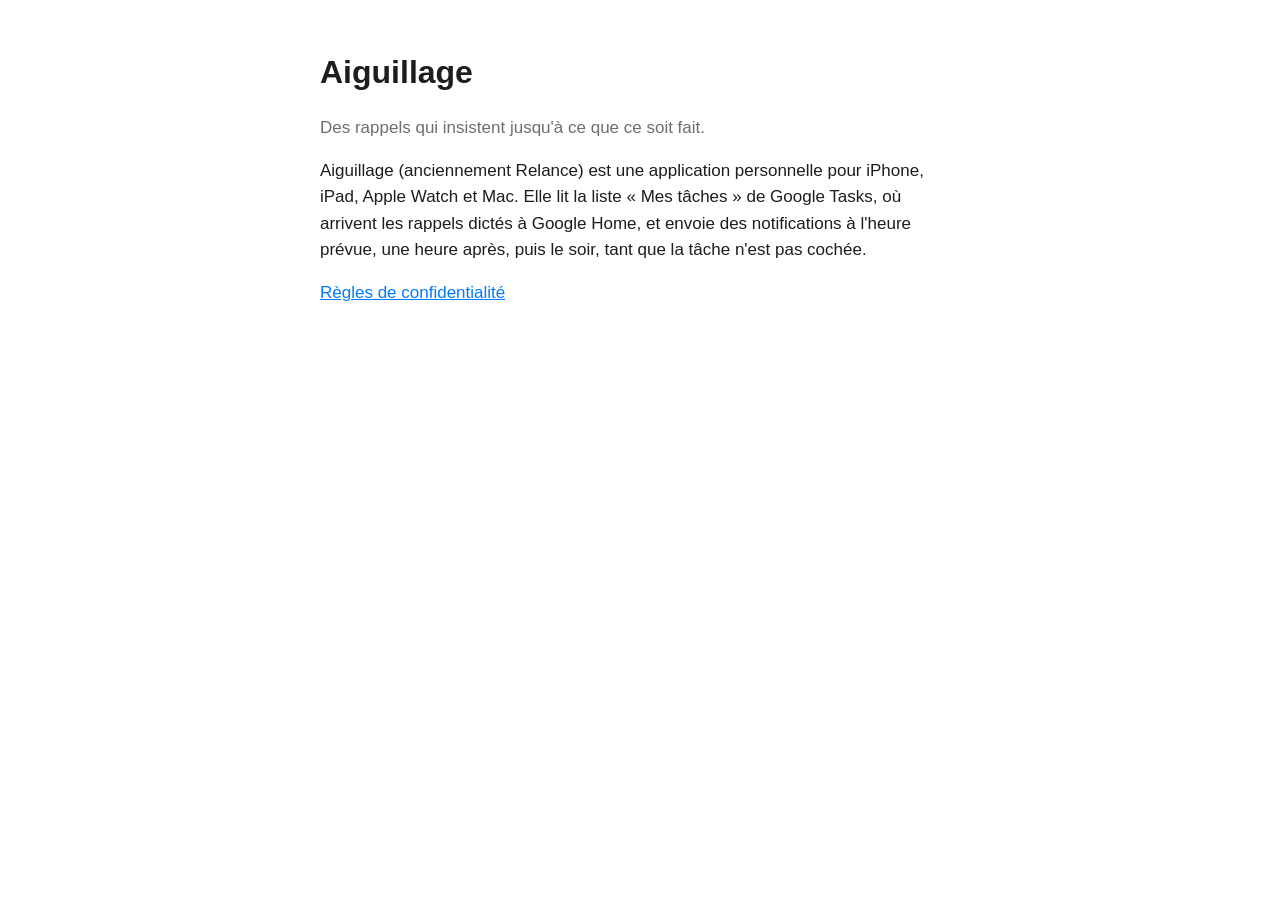
<file: docs/index.html>
<!doctype html>
<html lang="fr">
<head>
<meta charset="utf-8">
<meta name="viewport" content="width=device-width, initial-scale=1">
<title>Aiguillage</title>
<link rel="stylesheet" href="style.css">
</head>
<body>
<main>
<h1>Aiguillage</h1>
<p class="muted">Des rappels qui insistent jusqu'à ce que ce soit fait.</p>
<p>Aiguillage (anciennement Relance) est une application personnelle pour iPhone, iPad, Apple Watch et Mac. Elle lit la liste « Mes tâches » de Google Tasks, où arrivent les rappels dictés à Google Home, et envoie des notifications à l'heure prévue, une heure après, puis le soir, tant que la tâche n'est pas cochée.</p>
<p><a href="privacy.html">Règles de confidentialité</a></p>
</main>
</body>
</html>
</file>
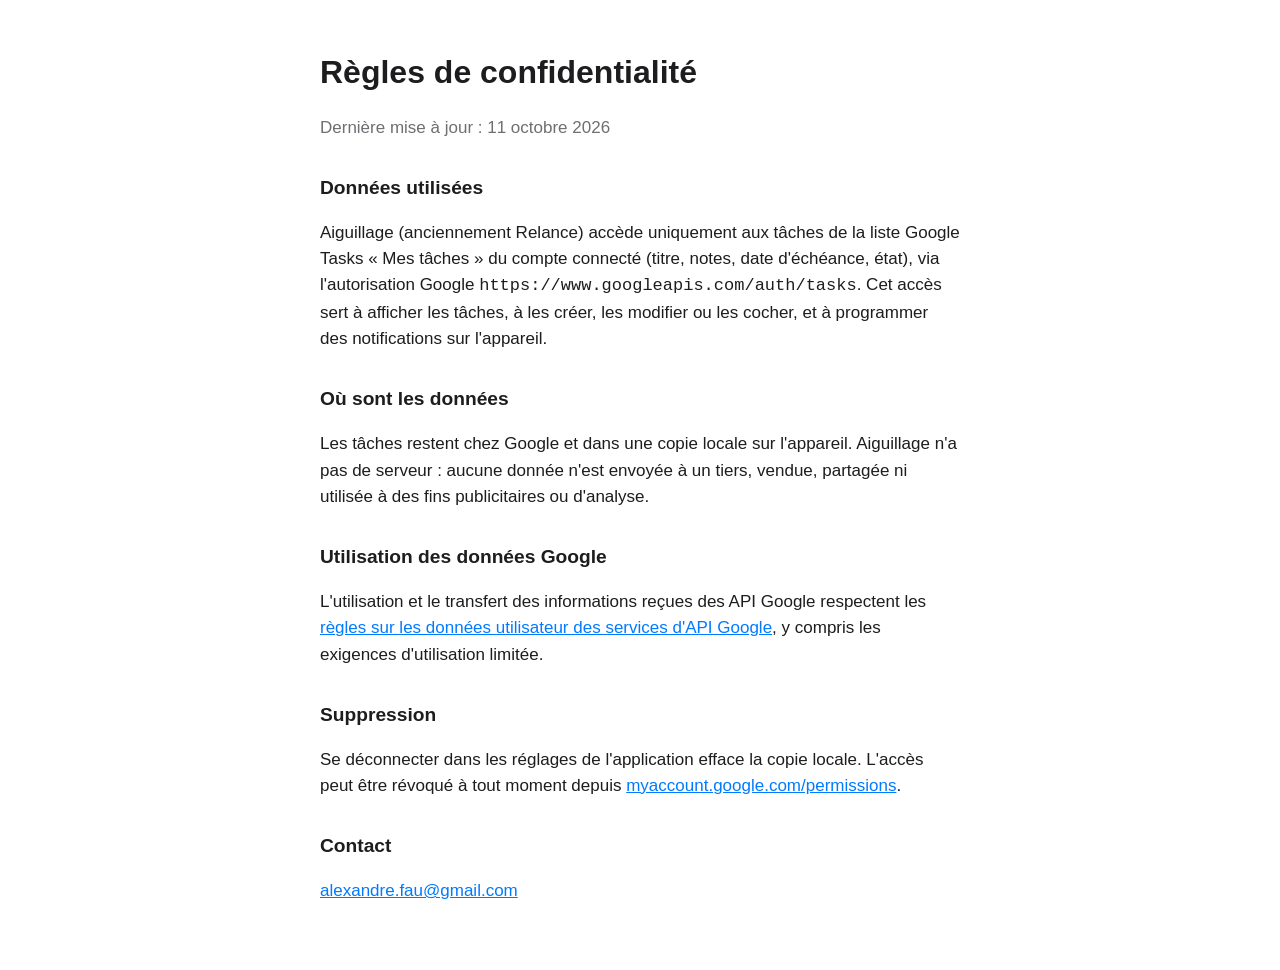
<file: docs/privacy.html>
<!doctype html>
<html lang="fr">
<head>
<meta charset="utf-8">
<meta name="viewport" content="width=device-width, initial-scale=1">
<title>Confidentialité Aiguillage</title>
<link rel="stylesheet" href="style.css">
</head>
<body>
<main>
<h1>Règles de confidentialité</h1>
<p class="muted">Dernière mise à jour : 11 octobre 2026</p>

<h2>Données utilisées</h2>
<p>Aiguillage (anciennement Relance) accède uniquement aux tâches de la liste Google Tasks « Mes tâches » du compte connecté (titre, notes, date d'échéance, état), via l'autorisation Google <code>https://www.googleapis.com/auth/tasks</code>. Cet accès sert à afficher les tâches, à les créer, les modifier ou les cocher, et à programmer des notifications sur l'appareil.</p>

<h2>Où sont les données</h2>
<p>Les tâches restent chez Google et dans une copie locale sur l'appareil. Aiguillage n'a pas de serveur : aucune donnée n'est envoyée à un tiers, vendue, partagée ni utilisée à des fins publicitaires ou d'analyse.</p>

<h2>Utilisation des données Google</h2>
<p>L'utilisation et le transfert des informations reçues des API Google respectent les <a href="https://developers.google.com/terms/api-services-user-data-policy">règles sur les données utilisateur des services d'API Google</a>, y compris les exigences d'utilisation limitée.</p>

<h2>Suppression</h2>
<p>Se déconnecter dans les réglages de l'application efface la copie locale. L'accès peut être révoqué à tout moment depuis <a href="https://myaccount.google.com/permissions">myaccount.google.com/permissions</a>.</p>

<h2>Contact</h2>
<p><a href="mailto:alexandre.fau@gmail.com">alexandre.fau@gmail.com</a></p>
</main>
</body>
</html>
</file>
<file: docs/style.css>
:root { color-scheme: light dark; --bg: #fff; --fg: #1d1d1f; --muted: #6e6e73; --accent: #007aff; }
@media (prefers-color-scheme: dark) { :root { --bg: #000; --fg: #f5f5f7; --muted: #a1a1a6; --accent: #0a84ff; } }
body { margin: 0; background: var(--bg); color: var(--fg); font: 17px/1.55 -apple-system, BlinkMacSystemFont, "Segoe UI", sans-serif; }
main { max-width: 640px; margin: 0 auto; padding: 48px 16px; }
h1 { font-size: 2rem; margin: 0 0 8px; }
h2 { font-size: 1.2rem; margin-top: 32px; }
p, li { color: var(--fg); }
.muted { color: var(--muted); }
a { color: var(--accent); }
</file>
